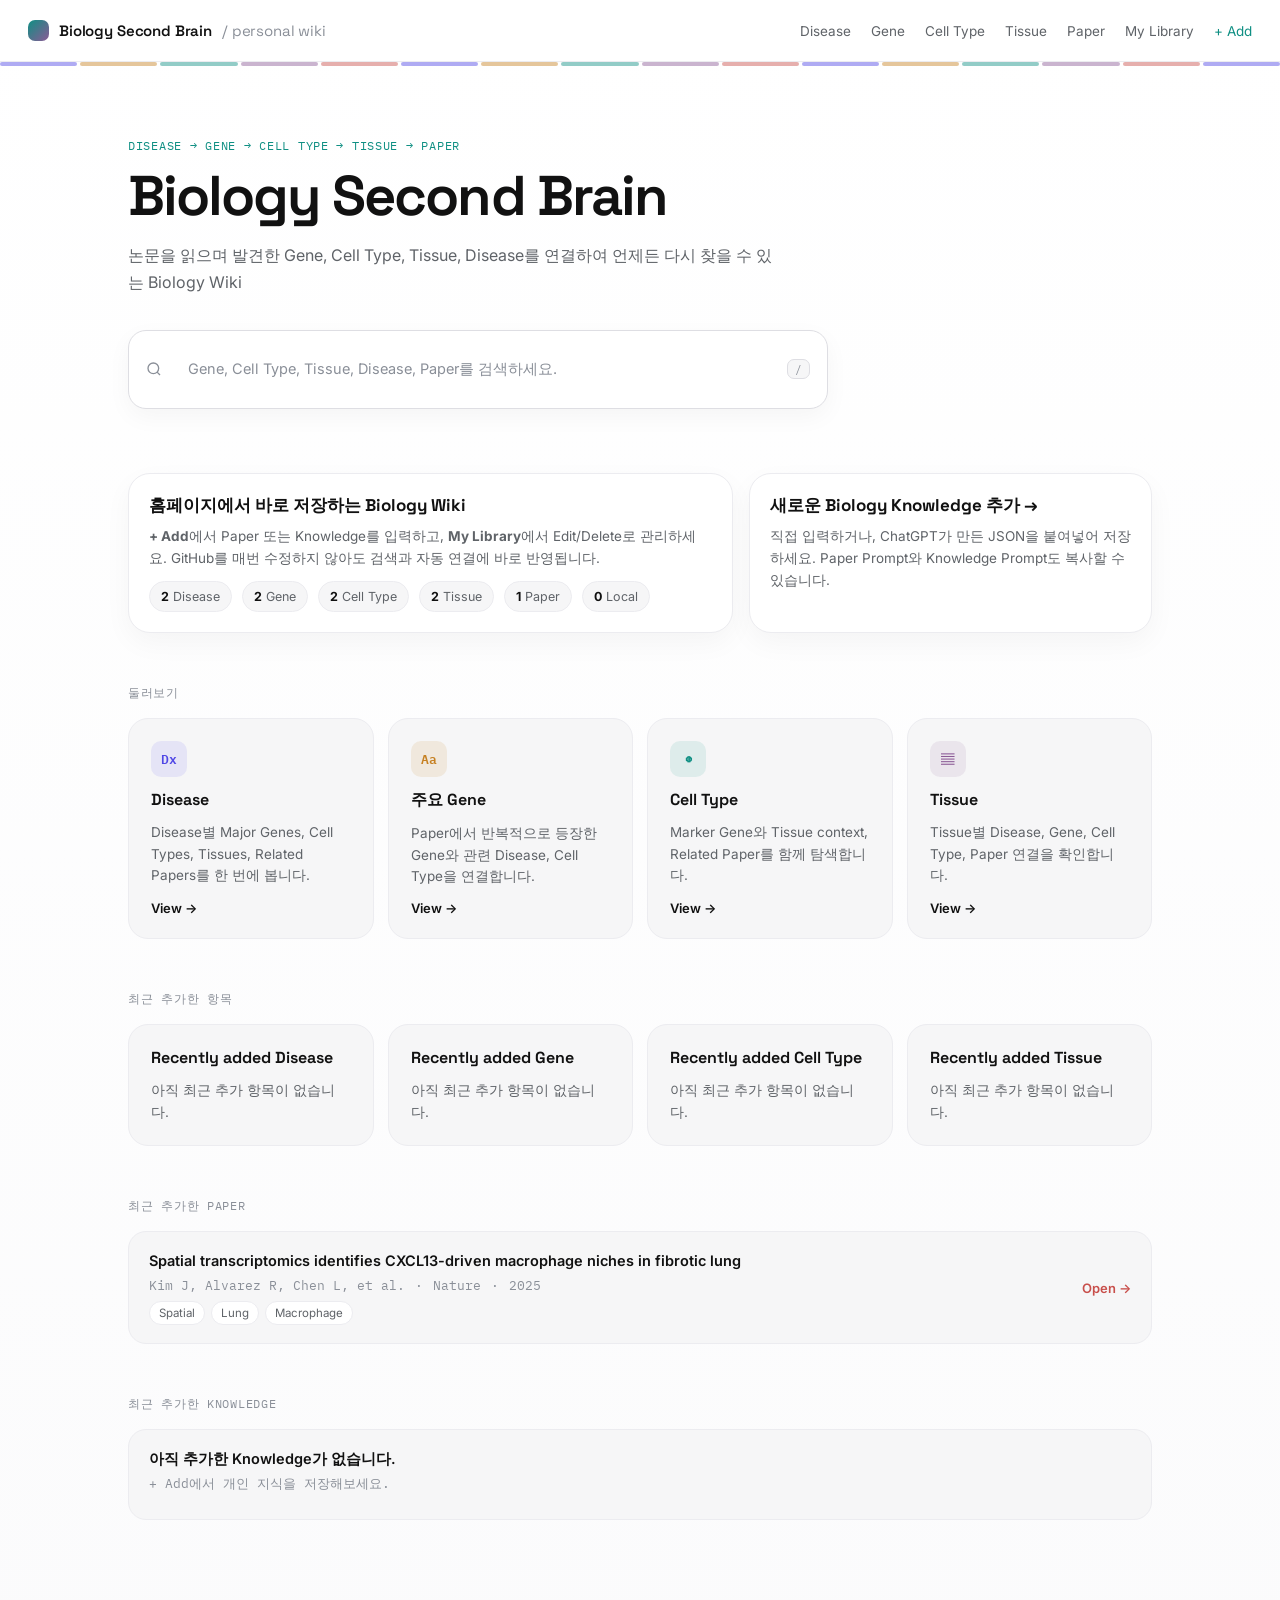
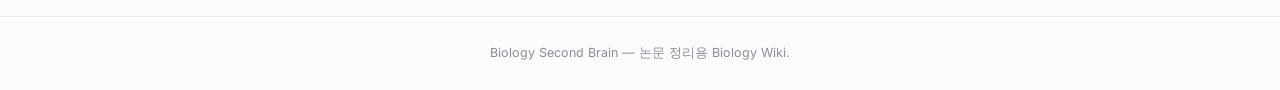
<file: index.html>
<!doctype html>
<html lang="ko">
<head>
<meta charset="UTF-8" />
<meta name="viewport" content="width=device-width, initial-scale=1" />
<title>Biology Second Brain</title>
<link rel="stylesheet" href="assets/style.css" />
</head>
<body>
<header class="topbar">
  <div class="brand"><span class="mark"></span> Biology Second Brain <span class="sub">/ personal wiki</span></div>
  <nav class="top-links">
    <a href="#diseases">Disease</a>
    <a href="#genes">Gene</a>
    <a href="#cells">Cell Type</a>
    <a href="#tissues">Tissue</a>
    <a href="#papers">Paper</a>
    <a href="pages/library.html">My Library</a>
    <a href="pages/add.html" style="color: var(--accent-cell);">+ Add</a>
  </nav>
</header>

<ul class="base-track"><span></span><span></span><span></span><span></span><span></span><span></span><span></span><span></span><span></span><span></span><span></span><span></span><span></span><span></span><span></span><span></span></ul>

<main class="shell">
  <section class="hero">
    <div class="hero-eyebrow">Disease → Gene → Cell Type → Tissue → Paper</div>
    <h1>Biology Second Brain</h1>
    <p>논문을 읽으며 발견한 Gene, Cell Type, Tissue, Disease를 연결하여 언제든 다시 찾을 수 있는 Biology Wiki</p>
    <div class="search-wrap">
      <div class="search-box">
        <svg width="16" height="16" viewBox="0 0 24 24" fill="none" stroke="currentColor" stroke-width="2"><circle cx="11" cy="11" r="8"/><path d="m21 21-4.3-4.3"/></svg>
        <input id="search-input" type="text" placeholder="Gene, Cell Type, Tissue, Disease, Paper를 검색하세요." autocomplete="off" />
        <span class="search-kbd">/</span>
      </div>
      <div id="search-results" class="search-results"></div>
    </div>
  </section>

  <div class="app-banner">
    <div class="mini-panel">
      <h3>홈페이지에서 바로 저장하는 Biology Wiki</h3>
      <p><b>+ Add</b>에서 Paper 또는 Knowledge를 입력하고, <b>My Library</b>에서 Edit/Delete로 관리하세요. GitHub를 매번 수정하지 않아도 검색과 자동 연결에 바로 반영됩니다.</p>
      <div class="count-row" id="count-row"></div>
    </div>
    <a class="mini-panel" href="pages/add.html">
      <h3>새로운 Biology Knowledge 추가 →</h3>
      <p>직접 입력하거나, ChatGPT가 만든 JSON을 붙여넣어 저장하세요. Paper Prompt와 Knowledge Prompt도 복사할 수 있습니다.</p>
    </a>
  </div>

  <div class="section-label">둘러보기</div>
  <div class="card-grid">
    <a class="cat-card disease" href="#diseases" id="diseases"><div class="icon">Dx</div><h3>Disease</h3><p>Disease별 Major Genes, Cell Types, Tissues, Related Papers를 한 번에 봅니다.</p><span class="go">View →</span></a>
    <a class="cat-card gene" href="#genes" id="genes"><div class="icon">Aa</div><h3>주요 Gene</h3><p>Paper에서 반복적으로 등장한 Gene와 관련 Disease, Cell Type을 연결합니다.</p><span class="go">View →</span></a>
    <a class="cat-card cell" href="#cells" id="cells"><div class="icon">◍</div><h3>Cell Type</h3><p>Marker Gene와 Tissue context, Related Paper를 함께 탐색합니다.</p><span class="go">View →</span></a>
    <a class="cat-card tissue" href="#tissues" id="tissues"><div class="icon">▤</div><h3>Tissue</h3><p>Tissue별 Disease, Gene, Cell Type, Paper 연결을 확인합니다.</p><span class="go">View →</span></a>
  </div>

  <div class="section-label">최근 추가한 항목</div>
  <div class="card-grid" id="quick-lists"></div>

  <div class="section-label" id="papers">최근 추가한 Paper</div>
  <div class="paper-list" id="paper-list"></div>

  <div class="section-label">최근 추가한 Knowledge</div>
  <div class="paper-list" id="knowledge-list"></div>
</main>

<footer>Biology Second Brain — 논문 정리용 Biology Wiki.</footer>
<script src="assets/data.js"></script>
<script src="assets/search.js"></script>
<script>
  const wiki = window.BiologyWiki;
  window.initWikiSearch({ inputId: "search-input", resultsId: "search-results" });
  const graph = wiki.buildKnowledgeGraph(window.WIKI_DATA);

  const counts = document.getElementById("count-row");
  const local = wiki.loadLocalData();
  counts.innerHTML = [
    ["Disease", graph.diseases.length], ["Gene", graph.genes.length], ["Cell Type", graph.cellTypes.length], ["Tissue", graph.tissues.length], ["Paper", graph.papers.length], ["Local", local.papers.length + local.knowledge.length]
  ].map(([label, count]) => `<span class="count-pill"><b>${count}</b> ${label}</span>`).join("");

const quick = document.getElementById("quick-lists");
const localData = wiki.loadLocalData();

function recentUnique(values, limit = 6) {
  const seen = new Set();
  return values
    .map((v) => String(v || "").trim())
    .filter(Boolean)
    .reverse()
    .filter((v) => {
      const key = v.toLowerCase();
      if (seen.has(key)) return false;
      seen.add(key);
      return true;
    })
    .slice(0, limit);
}

const recentPapers = (localData.papers || []).slice().reverse();

const recentEntities = {
  diseases: recentUnique(recentPapers.flatMap((p) => p.disease || p.diseases || [])),
  genes: recentUnique(recentPapers.flatMap((p) => p.genes || [])),
  cellTypes: recentUnique(recentPapers.flatMap((p) => p.cellTypes || [])),
  tissues: recentUnique(recentPapers.flatMap((p) => p.tissues || [])),
};

const recentCards = [
  ["Recently added Disease", recentEntities.diseases, "disease", "disease"],
  ["Recently added Gene", recentEntities.genes, "gene", "gene"],
  ["Recently added Cell Type", recentEntities.cellTypes, "cell", "cell_type"],
  ["Recently added Tissue", recentEntities.tissues, "tissue", "tissue"],
];

quick.innerHTML = recentCards.map(([title, items, cls, type]) => `
  <div class="cat-card ${cls}">
    <h3>${title}</h3>
    ${
      items.length
        ? `<div class="chip-row">${items.map((name) => `
          <a class="chip" href="${wiki.entityUrl({ type, id: wiki.slugify(name), displayName: name })}">
            <span class="dot ${type}"></span>${wiki.escapeHtml(name)}
          </a>
        `).join("")}</div>`
        : `<p>아직 최근 추가 항목이 없습니다.</p>`
    }
  </div>
`).join("");
  const list = document.getElementById("paper-list");
  graph.papers.slice().sort((a,b) => (b.year || 0) - (a.year || 0)).forEach((p) => {
    const el = document.createElement("a");
    el.className = "paper-card";
    el.href = wiki.entityUrl(p);
    el.innerHTML = `<div class="paper-main"><p class="paper-title">${wiki.escapeHtml(p.title)}</p><div class="paper-meta"><span>${wiki.escapeHtml(p.authors || "")}</span><span>·</span><span>${wiki.escapeHtml(p.journal || "")}</span><span>·</span><span>${wiki.escapeHtml(p.year || "")}</span></div><div class="tag-row">${(p.tags || []).map((t) => `<span class="tag">${wiki.escapeHtml(t)}</span>`).join("")}</div></div><span class="paper-open">Open →</span>`;
    list.appendChild(el);
  });

  const kList = document.getElementById("knowledge-list");
  if (!graph.knowledge.length) {
    kList.innerHTML = `<div class="paper-card"><div class="paper-main"><p class="paper-title">아직 추가한 Knowledge가 없습니다.</p><div class="paper-meta"><span>+ Add에서 개인 지식을 저장해보세요.</span></div></div></div>`;
  } else {
    graph.knowledge.slice().reverse().forEach((k) => {
      const el = document.createElement("a");
      el.className = "paper-card";
      el.href = wiki.entityUrl(k);
      el.innerHTML = `<div class="paper-main"><p class="paper-title">${wiki.escapeHtml(k.title)}</p><div class="paper-meta"><span>${wiki.escapeHtml(k.category || "Knowledge")}</span><span>·</span><span>${wiki.escapeHtml(k.source || "개인 메모")}</span></div><div class="tag-row">${(k.tags || []).map((t) => `<span class="tag">${wiki.escapeHtml(t)}</span>`).join("")}</div></div><span class="paper-open">Open →</span>`;
      kList.appendChild(el);
    });
  }
</script>
</body>
</html>
</file>
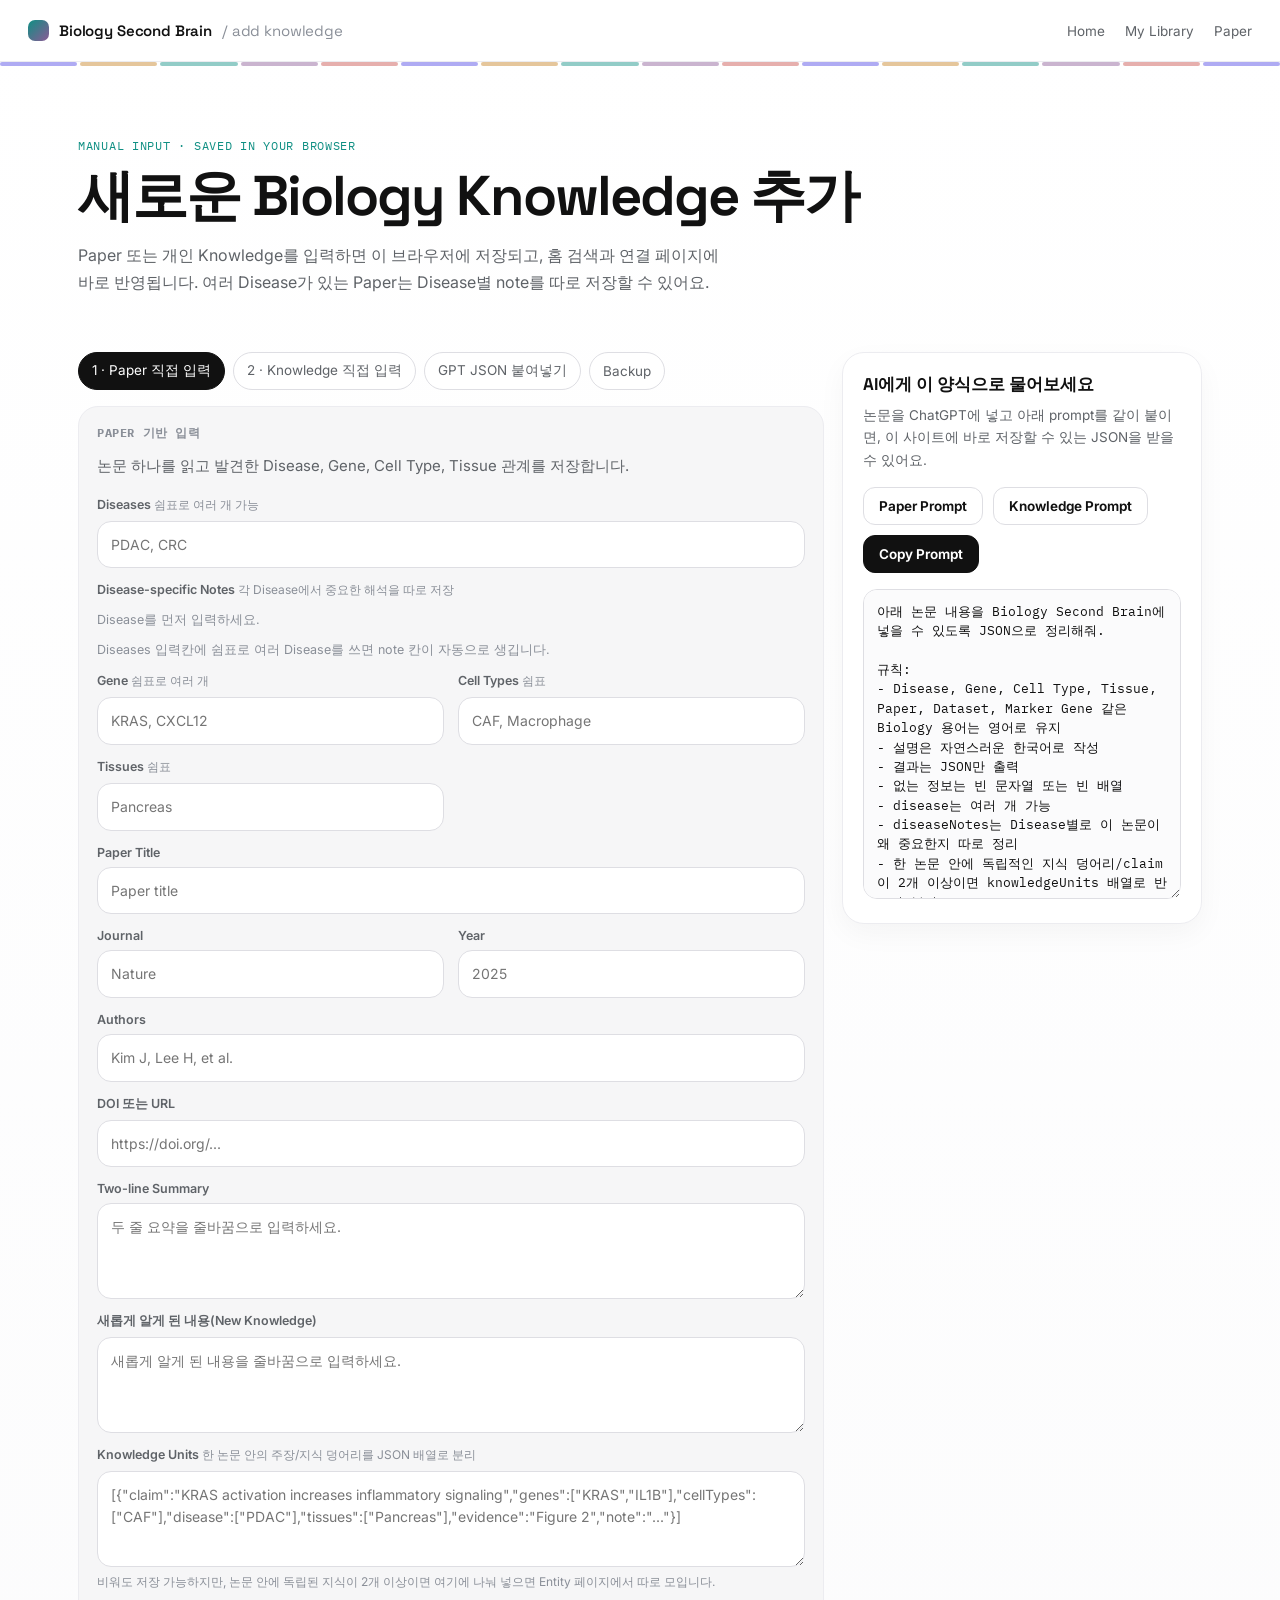
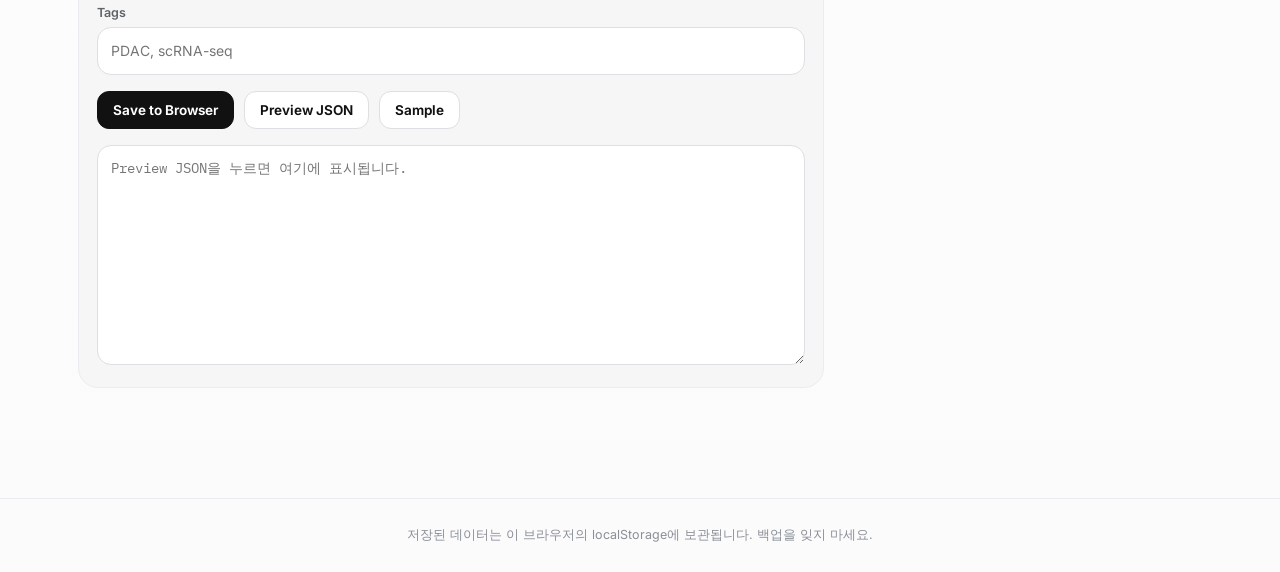
<file: pages/add.html>
<!doctype html>
<html lang="ko">
<head>
<meta charset="UTF-8" />
<meta name="viewport" content="width=device-width, initial-scale=1" />
<title>새로운 Biology Knowledge 추가 · Biology Second Brain</title>
<link rel="stylesheet" href="../assets/style.css" />
</head>
<body>
<header class="topbar">
  <div class="brand"><span class="mark"></span><a href="../index.html">Biology Second Brain</a><span class="sub">/ add knowledge</span></div>
  <nav class="top-links">
    <a href="../index.html">Home</a>
    <a href="library.html">My Library</a>
    <a href="../index.html#papers">Paper</a>
  </nav>
</header>
<ul class="base-track"><span></span><span></span><span></span><span></span><span></span><span></span><span></span><span></span><span></span><span></span><span></span><span></span><span></span><span></span><span></span><span></span></ul>

<main class="add-shell">
  <section class="hero" style="padding-bottom:22px;">
    <div class="hero-eyebrow" id="mode-label">Manual input · saved in your browser</div>
    <h1 id="page-title">새로운 Biology Knowledge 추가</h1>
    <p>Paper 또는 개인 Knowledge를 입력하면 이 브라우저에 저장되고, 홈 검색과 연결 페이지에 바로 반영됩니다. 여러 Disease가 있는 Paper는 Disease별 note를 따로 저장할 수 있어요.</p>
  </section>

  <div class="add-layout">
    <section>
      <div class="tabs">
        <button class="tab-btn active" data-tab="paper">1 · Paper 직접 입력</button>
        <button class="tab-btn" data-tab="knowledge">2 · Knowledge 직접 입력</button>
        <button class="tab-btn" data-tab="paste">GPT JSON 붙여넣기</button>
        <button class="tab-btn" data-tab="backup">Backup</button>
      </div>

      <div class="side-box tab-panel active" id="tab-paper">
        <h3>Paper 기반 입력</h3>
        <p class="detail-sub" style="margin-bottom:18px;">논문 하나를 읽고 발견한 Disease, Gene, Cell Type, Tissue 관계를 저장합니다.</p>
        <div class="form-grid">
          <div class="form-field full"><label>Diseases <small>쉼표로 여러 개 가능</small></label><input id="p-disease" placeholder="PDAC, CRC" /></div>
          <div class="form-field full"><label>Disease-specific Notes <small>각 Disease에서 중요한 해석을 따로 저장</small></label><div id="disease-note-fields" class="note-stack"></div><p class="field-help">Diseases 입력칸에 쉼표로 여러 Disease를 쓰면 note 칸이 자동으로 생깁니다.</p></div>
          <div class="form-field"><label>Gene <small>쉼표로 여러 개</small></label><input id="p-genes" placeholder="KRAS, CXCL12" /></div>
          <div class="form-field"><label>Cell Types <small>쉼표</small></label><input id="p-cellTypes" placeholder="CAF, Macrophage" /></div>
          <div class="form-field"><label>Tissues <small>쉼표</small></label><input id="p-tissues" placeholder="Pancreas" /></div>
          <div class="form-field full"><label>Paper Title</label><input id="p-title" placeholder="Paper title" /></div>
          <div class="form-field"><label>Journal</label><input id="p-journal" placeholder="Nature" /></div>
          <div class="form-field"><label>Year</label><input id="p-year" type="number" placeholder="2025" /></div>
          <div class="form-field full"><label>Authors</label><input id="p-authors" placeholder="Kim J, Lee H, et al." /></div>
          <div class="form-field full"><label>DOI 또는 URL</label><input id="p-doiOrUrl" placeholder="https://doi.org/..." /></div>
          <div class="form-field full"><label>Two-line Summary</label><textarea id="p-summary" placeholder="두 줄 요약을 줄바꿈으로 입력하세요."></textarea></div>
          <div class="form-field full"><label>새롭게 알게 된 내용(New Knowledge)</label><textarea id="p-newKnowledge" placeholder="새롭게 알게 된 내용을 줄바꿈으로 입력하세요."></textarea></div>
          <div class="form-field full"><label>Knowledge Units <small>한 논문 안의 주장/지식 덩어리를 JSON 배열로 분리</small></label><textarea id="p-knowledgeUnits" class="import-box" placeholder='[{"claim":"KRAS activation increases inflammatory signaling","genes":["KRAS","IL1B"],"cellTypes":["CAF"],"disease":["PDAC"],"tissues":["Pancreas"],"evidence":"Figure 2","note":"..."}]'></textarea><small>비워도 저장 가능하지만, 논문 안에 독립된 지식이 2개 이상이면 여기에 나눠 넣으면 Entity 페이지에서 따로 모입니다.</small></div>
          <div class="form-field full"><label>Tags</label><input id="p-tags" placeholder="PDAC, scRNA-seq" /></div>
        </div>
        <div class="action-row"><button class="btn" onclick="savePaperForm()" id="paper-save-btn">Save to Browser</button><button class="btn secondary" onclick="previewPaperForm()">Preview JSON</button><button class="btn secondary" onclick="samplePaper()">Sample</button><span class="status" id="paper-status"></span></div>
        <textarea id="paper-preview" class="json-output" readonly placeholder="Preview JSON을 누르면 여기에 표시됩니다."></textarea>
      </div>

      <div class="side-box tab-panel" id="tab-knowledge">
        <h3>Knowledge 기반 입력</h3>
        <p class="detail-sub" style="margin-bottom:18px;">논문이 아니어도, 실험 메모/랩미팅/리뷰 중 알게 된 Biology 지식을 저장합니다.</p>
        <div class="form-grid">
          <div class="form-field"><label>Category</label><select id="k-category"><option>Gene</option><option>Disease</option><option>Cell Type</option><option>Tissue</option><option>Note</option></select></div>
          <div class="form-field"><label>Title</label><input id="k-title" placeholder="CXCL12 axis in PDAC" /></div>
          <div class="form-field"><label>Related Disease</label><input id="k-diseases" placeholder="PDAC" /></div>
          <div class="form-field"><label>Related Genes</label><input id="k-genes" placeholder="CXCL12, CXCR4" /></div>
          <div class="form-field"><label>Related Cell Types</label><input id="k-cellTypes" placeholder="CAF, T cell" /></div>
          <div class="form-field"><label>Related Tissues</label><input id="k-tissues" placeholder="Pancreas" /></div>
          <div class="form-field full"><label>Knowledge</label><textarea id="k-knowledge" placeholder="줄바꿈으로 여러 개 입력할 수 있어요."></textarea></div>
          <div class="form-field full"><label>Source</label><input id="k-source" placeholder="랩미팅, 리뷰논문, 내 메모 등" /></div>
          <div class="form-field full"><label>Tags</label><input id="k-tags" placeholder="PDAC, immune exclusion" /></div>
        </div>
        <div class="action-row"><button class="btn" onclick="saveKnowledgeForm()" id="knowledge-save-btn">Save to Browser</button><button class="btn secondary" onclick="previewKnowledgeForm()">Preview JSON</button><button class="btn secondary" onclick="sampleKnowledge()">Sample</button><span class="status" id="knowledge-status"></span></div>
        <textarea id="knowledge-preview" class="json-output" readonly placeholder="Preview JSON을 누르면 여기에 표시됩니다."></textarea>
      </div>

      <div class="side-box tab-panel" id="tab-paste">
        <h3>GPT JSON 붙여넣기</h3>
        <p class="detail-sub" style="margin-bottom:18px;">ChatGPT가 정리한 JSON 하나 또는 배열을 붙여넣고 저장하세요. Paper와 Knowledge 둘 다 가능합니다.</p>
        <textarea id="paste-json" class="import-box" placeholder='{"type":"paper","disease":["PDAC","CRC"],"diseaseNotes":{"PDAC":["..."],"CRC":["..."]},...}'></textarea>
        <div class="action-row"><button class="btn secondary" onclick="validatePastedJSON()">Validate</button><button class="btn" onclick="savePastedJSON()">Save to Browser</button><span class="status" id="paste-status"></span></div>
        <ul class="validation-list" id="validation-list"></ul>
      </div>

      <div class="side-box tab-panel" id="tab-backup">
        <h3>Backup / Import / Export</h3>
        <p class="detail-sub" style="margin-bottom:18px;">localStorage는 현재 브라우저에만 저장됩니다. 주기적으로 백업 JSON을 저장해두는 것을 추천합니다.</p>
        <div class="action-row"><button class="btn" onclick="exportBackup()">Export Backup</button><button class="btn secondary" onclick="downloadBackup()">Download .json</button><button class="btn danger" onclick="clearLocalData()">Clear Local Data</button><span class="status" id="backup-status"></span></div>
        <textarea id="backup-box" class="json-output" placeholder="Export Backup을 누르면 현재 브라우저에 저장된 데이터가 표시됩니다."></textarea>
        <div class="action-row"><button class="btn secondary" onclick="importBackup()">Import from Box</button></div>
        <div id="local-list" class="local-list"></div>
      </div>
    </section>

    <aside class="help-card">
      <div class="mini-panel">
        <h3>AI에게 이 양식으로 물어보세요</h3>
        <p>논문을 ChatGPT에 넣고 아래 prompt를 같이 붙이면, 이 사이트에 바로 저장할 수 있는 JSON을 받을 수 있어요.</p>
        <div class="action-row"><button class="btn secondary" onclick="setPrompt('paper')">Paper Prompt</button><button class="btn secondary" onclick="setPrompt('knowledge')">Knowledge Prompt</button><button class="btn" onclick="copyPrompt()">Copy Prompt</button></div>
        <textarea id="prompt-box" class="prompt-box" readonly></textarea>
      </div>
    </aside>
  </div>
</main>

<footer>저장된 데이터는 이 브라우저의 localStorage에 보관됩니다. 백업을 잊지 마세요.</footer>
<script src="../assets/data.js"></script>
<script src="../assets/search.js"></script>
<script>
const $ = (id) => document.getElementById(id);
const wiki = window.BiologyWiki;
const params = new URLSearchParams(location.search);
let editType = params.get("type");
let editId = params.get("edit");

const PAPER_PROMPT = `아래 논문 내용을 Biology Second Brain에 넣을 수 있도록 JSON으로 정리해줘.

규칙:
- Disease, Gene, Cell Type, Tissue, Paper, Dataset, Marker Gene 같은 Biology 용어는 영어로 유지
- 설명은 자연스러운 한국어로 작성
- 결과는 JSON만 출력
- 없는 정보는 빈 문자열 또는 빈 배열
- disease는 여러 개 가능
- diseaseNotes는 Disease별로 이 논문이 왜 중요한지 따로 정리
- 한 논문 안에 독립적인 지식 덩어리/claim이 2개 이상이면 knowledgeUnits 배열로 반드시 분리
- 각 knowledgeUnit은 claim, disease, genes, cellTypes, tissues, evidence, note를 포함
- Disease/Gene/Cell Type/Tissue 이름은 표준명으로 통일. 예: Pancreatic ductal adenocarcinoma→PDAC, pancreatic cancer→PDAC, lung tissue→Lung, Treg→Regulatory T cell
- summary는 반드시 2줄 배열
- newKnowledge는 새롭게 알게 된 내용을 배열로 정리
- 아래 schema를 반드시 지킬 것

Schema:
{
  "type": "paper",
  "disease": [],
  "diseaseNotes": {
    "Disease name": [""]
  },
  "genes": [],
  "cellTypes": [],
  "tissues": [],
  "title": "",
  "journal": "",
  "year": 0,
  "authors": "",
  "doiOrUrl": "",
  "summary": ["", ""],
  "newKnowledge": [""],
  "knowledgeUnits": [
    {
      "claim": "",
      "disease": [],
      "genes": [],
      "cellTypes": [],
      "tissues": [],
      "evidence": "",
      "note": "",
      "tags": []
    }
  ],
  "tags": []
}

논문 내용:
`;

const KNOWLEDGE_PROMPT = `아래 내용을 Biology Second Brain에 넣을 수 있도록 JSON으로 정리해줘.

이건 논문이 아니라 개인 지식/메모/개념 정리야.

규칙:
- Disease, Gene, Cell Type, Tissue 같은 Biology 용어는 영어로 유지
- 설명은 자연스러운 한국어로 작성
- JSON만 출력
- 없는 정보는 빈 문자열 또는 빈 배열
- 아래 schema를 반드시 지킬 것

Schema:
{
  "type": "knowledge",
  "category": "Gene | Disease | Cell Type | Tissue | Note",
  "title": "",
  "relatedDiseases": [],
  "relatedGenes": [],
  "relatedCellTypes": [],
  "relatedTissues": [],
  "knowledge": ["", ""],
  "source": "",
  "tags": []
}

정리할 내용:
`;

function splitComma(id) { return $(id).value.split(",").map((x) => x.trim()).filter(Boolean); }
function parseKnowledgeUnitsBox() {
  const raw = $("p-knowledgeUnits").value.trim();
  if (!raw) return [];
  try {
    const parsed = JSON.parse(raw);
    return wiki.normalizeKnowledgeUnits(Array.isArray(parsed) ? parsed : [parsed]);
  } catch (e) {
    return { error: "Knowledge Units JSON 형식이 올바르지 않습니다: " + e.message };
  }
}
function splitLines(id) { return $(id).value.split("\n").map((x) => x.trim()).filter(Boolean); }
function nowId(prefix) { return `${prefix}-${Date.now().toString(36)}`; }
function normalizeDiseaseNotes(raw = {}) {
  const out = {};
  Object.keys(raw || {}).forEach((key) => {
    const value = raw[key];
    const lines = Array.isArray(value) ? value.filter(Boolean) : String(value || "").split("\n").map((x) => x.trim()).filter(Boolean);
    const canon = wiki.canonicalize("disease", key.trim());
    if (canon && lines.length) out[canon] = lines;
  });
  return out;
}
function normalizePaper(obj) {
  return {
    type: "paper",
    id: obj.id || nowId("paper"),
    disease: wiki.canonicalArray("disease", obj.disease || obj.diseases),
    diseaseNotes: normalizeDiseaseNotes(obj.diseaseNotes),
    genes: wiki.canonicalArray("gene", obj.genes),
    cellTypes: wiki.canonicalArray("cell_type", obj.cellTypes),
    tissues: wiki.canonicalArray("tissue", obj.tissues),
    title: String(obj.title || "Untitled Paper").trim(),
    journal: String(obj.journal || "").trim(),
    year: obj.year ? Number(obj.year) : "",
    authors: String(obj.authors || "").trim(),
    doiOrUrl: String(obj.doiOrUrl || obj.doi || obj.url || "").trim(),
    summary: Array.isArray(obj.summary) ? obj.summary.filter(Boolean) : wiki.asArray(obj.summary),
    newKnowledge: Array.isArray(obj.newKnowledge) ? obj.newKnowledge.filter(Boolean) : wiki.asArray(obj.newKnowledge),
    knowledgeUnits: obj.knowledgeUnits && obj.knowledgeUnits.error ? obj.knowledgeUnits : wiki.normalizeKnowledgeUnits(obj.knowledgeUnits || obj.claims || obj.findings),
    tags: wiki.unique(obj.tags),
  };
}
function normalizeKnowledge(obj) {
  return {
    type: "knowledge",
    id: obj.id || nowId("knowledge"),
    category: String(obj.category || "Note").trim(),
    title: String(obj.title || "Untitled Knowledge").trim(),
    relatedDiseases: wiki.canonicalArray("disease", obj.relatedDiseases || obj.disease || obj.diseases),
    relatedGenes: wiki.canonicalArray("gene", obj.relatedGenes || obj.genes),
    relatedCellTypes: wiki.canonicalArray("cell_type", obj.relatedCellTypes || obj.cellTypes),
    relatedTissues: wiki.canonicalArray("tissue", obj.relatedTissues || obj.tissues),
    knowledge: Array.isArray(obj.knowledge) ? obj.knowledge.filter(Boolean) : wiki.asArray(obj.knowledge),
    source: String(obj.source || "").trim(),
    tags: wiki.unique(obj.tags),
  };
}
function currentDiseaseNotes() {
  const notes = {};
  document.querySelectorAll(".disease-note").forEach((el) => {
    const key = el.dataset.disease;
    const value = el.querySelector("textarea").value.split("\n").map((x) => x.trim()).filter(Boolean);
    if (key && value.length) notes[key] = value;
  });
  return notes;
}
function renderDiseaseNoteFields(existing = {}) {
  const box = $("disease-note-fields");
  const diseases = splitComma("p-disease");
  const old = { ...currentDiseaseNotes(), ...existing };
  if (!diseases.length) { box.innerHTML = `<div class="empty-note">Disease를 먼저 입력하세요.</div>`; return; }
  box.innerHTML = diseases.map((d) => `<div class="disease-note" data-disease="${wiki.escapeHtml(d)}"><label>${wiki.escapeHtml(d)} note</label><textarea placeholder="${wiki.escapeHtml(d)}에서 이 Paper가 중요한 이유를 적어두세요.">${wiki.escapeHtml((old[d] || []).join("\n"))}</textarea></div>`).join("");
}
function paperFromForm() {
  return normalizePaper({
    id: editType === "paper" ? editId : undefined,
    disease: splitComma("p-disease"), diseaseNotes: currentDiseaseNotes(), genes: splitComma("p-genes"), cellTypes: splitComma("p-cellTypes"), tissues: splitComma("p-tissues"),
    title: $("p-title").value, journal: $("p-journal").value, year: $("p-year").value, authors: $("p-authors").value, doiOrUrl: $("p-doiOrUrl").value,
    summary: splitLines("p-summary"), newKnowledge: splitLines("p-newKnowledge"), knowledgeUnits: parseKnowledgeUnitsBox(), tags: splitComma("p-tags"),
  });
}
function knowledgeFromForm() {
  return normalizeKnowledge({
    id: editType === "knowledge" ? editId : undefined,
    category: $("k-category").value, title: $("k-title").value, relatedDiseases: splitComma("k-diseases"), relatedGenes: splitComma("k-genes"), relatedCellTypes: splitComma("k-cellTypes"), relatedTissues: splitComma("k-tissues"),
    knowledge: splitLines("k-knowledge"), source: $("k-source").value, tags: splitComma("k-tags"),
  });
}
function validateItem(item) {
  const errors = [];
  if (!item || typeof item !== "object") errors.push("JSON object가 아닙니다.");
  else if (item.type === "paper") {
    if (!item.title) errors.push("Paper title이 필요합니다.");
    if (!Array.isArray(item.genes)) errors.push("genes는 배열이어야 합니다.");
    if (!Array.isArray(item.cellTypes)) errors.push("cellTypes는 배열이어야 합니다.");
    if (!Array.isArray(item.tissues)) errors.push("tissues는 배열이어야 합니다.");
    if (!Array.isArray(item.disease)) errors.push("disease는 배열이어야 합니다.");
    if (item.knowledgeUnits && item.knowledgeUnits.error) errors.push(item.knowledgeUnits.error);
    if (item.summary && item.summary.length && item.summary.length !== 2) errors.push("summary는 가능하면 정확히 2줄 배열로 맞춰주세요.");
  } else if (item.type === "knowledge") {
    if (!item.title) errors.push("Knowledge title이 필요합니다.");
    if (!Array.isArray(item.knowledge)) errors.push("knowledge는 배열이어야 합니다.");
  } else errors.push("type은 paper 또는 knowledge여야 합니다.");
  return errors;
}
function saveItems(items) {
  items.forEach((raw) => {
    const item = raw.type === "knowledge" ? normalizeKnowledge(raw) : normalizePaper(raw);
    wiki.upsertLocalItem(item);
  });
  renderLocalList();
}
function previewPaperForm() { const obj = paperFromForm(); $("paper-preview").value = JSON.stringify(obj, null, 2); $("paper-status").textContent = "미리보기 생성 ✓"; }
function previewKnowledgeForm() { const obj = knowledgeFromForm(); $("knowledge-preview").value = JSON.stringify(obj, null, 2); $("knowledge-status").textContent = "미리보기 생성 ✓"; }
function savePaperForm() {
  const obj = paperFromForm();
  const errors = validateItem(obj);
  if (errors.length) { $("paper-status").textContent = errors[0]; return; }
  const dupes = wiki.duplicatePaperCandidates(obj);
  if (dupes.length && !confirm(`비슷한/중복 Paper가 ${dupes.length}개 있어요. 그래도 저장할까요?\n\n` + dupes.map((p) => `- ${p.title}`).join("\n"))) return;
  saveItems([obj]);
  $("paper-preview").value = JSON.stringify(obj, null, 2);
  $("paper-status").textContent = editId ? "수정 완료 ✓" : "저장 완료 ✓ 표준화/검색에 바로 반영됩니다.";
  editId = obj.id; editType = "paper";
}
function saveKnowledgeForm() { const obj = knowledgeFromForm(); const errors = validateItem(obj); if (errors.length) { $("knowledge-status").textContent = errors[0]; return; } saveItems([obj]); $("knowledge-preview").value = JSON.stringify(obj, null, 2); $("knowledge-status").textContent = editId ? "수정 완료 ✓" : "저장 완료 ✓ 홈 검색에 바로 반영됩니다."; editId = obj.id; editType = "knowledge"; }
function parsePasted() { const parsed = JSON.parse($("paste-json").value.trim()); return Array.isArray(parsed) ? parsed : [parsed]; }
function validatePastedJSON() {
  const list = $("validation-list"); list.innerHTML = "";
  try {
    const items = parsePasted(); let totalErrors = 0;
    items.forEach((raw, i) => {
      const item = raw.type === "knowledge" ? normalizeKnowledge(raw) : normalizePaper(raw);
      const errors = validateItem(item); totalErrors += errors.length;
      const li = document.createElement("li"); li.className = errors.length ? "bad" : "ok";
      li.textContent = errors.length ? `${i + 1}번: ${errors.join(" / ")}` : `${i + 1}번: 저장 가능한 ${item.type} JSON입니다.`;
      list.appendChild(li);
    });
    $("paste-status").textContent = totalErrors ? "수정이 필요합니다." : "검증 완료 ✓";
    return totalErrors === 0;
  } catch (e) { $("paste-status").textContent = "JSON 형식이 올바르지 않습니다."; list.innerHTML = `<li class="bad">${e.message}</li>`; return false; }
}
function savePastedJSON() { if (!validatePastedJSON()) return; const items = parsePasted(); saveItems(items); $("paste-status").textContent = `${items.length}개 저장 완료 ✓`; }
function exportBackup() { const local = wiki.loadLocalData(); $("backup-box").value = JSON.stringify(local, null, 2); $("backup-status").textContent = "Export 완료 ✓"; }
function downloadBackup() { exportBackup(); const blob = new Blob([$("backup-box").value], { type: "application/json" }); const url = URL.createObjectURL(blob); const a = document.createElement("a"); a.href = url; a.download = `biology-second-brain-backup-${new Date().toISOString().slice(0,10)}.json`; a.click(); URL.revokeObjectURL(url); }
function importBackup() { try { const parsed = JSON.parse($("backup-box").value.trim()); const local = { papers: Array.isArray(parsed.papers) ? parsed.papers.map(normalizePaper) : [], knowledge: Array.isArray(parsed.knowledge) ? parsed.knowledge.map(normalizeKnowledge) : [] }; wiki.saveLocalData(local); renderLocalList(); $("backup-status").textContent = "Import 완료 ✓"; } catch (e) { $("backup-status").textContent = "Import 실패: JSON 형식을 확인하세요."; } }
function clearLocalData() { if (!confirm("브라우저에 저장된 Paper/Knowledge를 모두 지울까요? 백업하지 않았다면 되돌릴 수 없습니다.")) return; wiki.saveLocalData({ papers: [], knowledge: [] }); renderLocalList(); exportBackup(); $("backup-status").textContent = "Local data 삭제 완료"; }
function renderLocalList() { const local = wiki.loadLocalData(); const box = $("local-list"); if (!box) return; const items = [...local.papers.map((p) => ["Paper", p.title, `${p.journal || ""} ${p.year || ""}`]), ...local.knowledge.map((k) => ["Knowledge", k.title, k.category || "Note"] )]; box.innerHTML = items.length ? items.slice().reverse().map(([type, title, meta]) => `<div class="local-item"><b>${wiki.escapeHtml(type)} · ${wiki.escapeHtml(title)}</b><span>${wiki.escapeHtml(meta)}</span></div>`).join("") : `<div class="local-item"><b>아직 저장된 local data가 없습니다.</b><span>Paper 또는 Knowledge를 저장하면 여기에 표시됩니다.</span></div>`; }
function setPrompt(type) { $("prompt-box").value = type === "knowledge" ? KNOWLEDGE_PROMPT : PAPER_PROMPT; }
function copyPrompt() { const box = $("prompt-box"); box.select(); document.execCommand("copy"); }
function samplePaper() { $("p-disease").value = "PDAC, CRC"; renderDiseaseNoteFields({ "PDAC": ["PDAC에서는 CAF-derived CXCL12가 immune exclusion과 연결됩니다."], "CRC": ["CRC에서는 CXCL12-CXCR4 axis를 metastasis context에서 확인할 수 있습니다."] }); $("p-genes").value = "KRAS, CXCL12"; $("p-cellTypes").value = "CAF, Macrophage"; $("p-tissues").value = "Pancreas, Colon"; $("p-title").value = "Stromal signaling shapes immune exclusion across gastrointestinal cancers"; $("p-journal").value = "Nature"; $("p-year").value = "2025"; $("p-authors").value = "Lee H, Kim J, et al."; $("p-doiOrUrl").value = "https://doi.org/example"; $("p-summary").value = "Tumor microenvironment에서 CAF-derived CXCL12 signal이 immune exclusion과 연결됩니다.\n여러 cancer context에서 stromal niche와 immune localization을 비교했습니다."; $("p-newKnowledge").value = "같은 CXCL12 signal도 Disease context별로 해석을 다르게 저장해야 합니다."; $("p-knowledgeUnits").value = JSON.stringify([{ claim: "CAF-derived CXCL12 is linked to immune exclusion in PDAC", disease: ["PDAC"], genes: ["CXCL12", "CXCR4"], cellTypes: ["CAF", "T cell"], tissues: ["Pancreas"], evidence: "Main result / spatial localization", note: "Disease-specific 해석이 필요한 claim" }], null, 2); $("p-tags").value = "PDAC, CRC, CAF, scRNA-seq"; previewPaperForm(); }
function sampleKnowledge() { $("k-category").value = "Gene"; $("k-title").value = "CXCL12 axis in PDAC"; $("k-diseases").value = "PDAC"; $("k-genes").value = "CXCL12, CXCR4"; $("k-cellTypes").value = "CAF, T cell"; $("k-tissues").value = "Pancreas"; $("k-knowledge").value = "CAF-derived CXCL12 may shape immune exclusion in PDAC.\nCXCR4-positive immune cells와 spatial distribution을 같이 확인하면 좋습니다."; $("k-source").value = "랩미팅 메모"; $("k-tags").value = "PDAC, immune exclusion"; previewKnowledgeForm(); }
function activateTab(tab) { document.querySelectorAll(".tab-btn").forEach((b) => b.classList.toggle("active", b.dataset.tab === tab)); document.querySelectorAll(".tab-panel").forEach((p) => p.classList.toggle("active", p.id === "tab-" + tab)); renderLocalList(); }
function loadEditItem() {
  if (!editId || !editType) return;
  const found = wiki.findLocalItem(editType, editId);
  if (!found.item) return;
  $("page-title").textContent = editType === "paper" ? "Paper 수정" : "Knowledge 수정";
  $("mode-label").textContent = "Edit local item";
  if (editType === "paper") {
    const p = normalizePaper(found.item); activateTab("paper"); $("paper-save-btn").textContent = "Update Paper"; $("p-disease").value = (p.disease || []).join(", "); renderDiseaseNoteFields(p.diseaseNotes || {}); $("p-genes").value = (p.genes || []).join(", "); $("p-cellTypes").value = (p.cellTypes || []).join(", "); $("p-tissues").value = (p.tissues || []).join(", "); $("p-title").value = p.title || ""; $("p-journal").value = p.journal || ""; $("p-year").value = p.year || ""; $("p-authors").value = p.authors || ""; $("p-doiOrUrl").value = p.doiOrUrl || ""; $("p-summary").value = (p.summary || []).join("\n"); $("p-newKnowledge").value = (p.newKnowledge || []).join("\n"); $("p-knowledgeUnits").value = (p.knowledgeUnits || []).length ? JSON.stringify(p.knowledgeUnits, null, 2) : ""; $("p-tags").value = (p.tags || []).join(", "); previewPaperForm();
  } else {
    const k = normalizeKnowledge(found.item); activateTab("knowledge"); $("knowledge-save-btn").textContent = "Update Knowledge"; $("k-category").value = k.category || "Note"; $("k-title").value = k.title || ""; $("k-diseases").value = (k.relatedDiseases || []).join(", "); $("k-genes").value = (k.relatedGenes || []).join(", "); $("k-cellTypes").value = (k.relatedCellTypes || []).join(", "); $("k-tissues").value = (k.relatedTissues || []).join(", "); $("k-knowledge").value = (k.knowledge || []).join("\n"); $("k-source").value = k.source || ""; $("k-tags").value = (k.tags || []).join(", "); previewKnowledgeForm();
  }
}
document.querySelectorAll(".tab-btn").forEach((btn) => btn.addEventListener("click", () => activateTab(btn.dataset.tab)));
$("p-disease").addEventListener("input", () => renderDiseaseNoteFields());
setPrompt("paper"); renderDiseaseNoteFields(); renderLocalList(); loadEditItem();
</script>
</body>
</html>
</file>
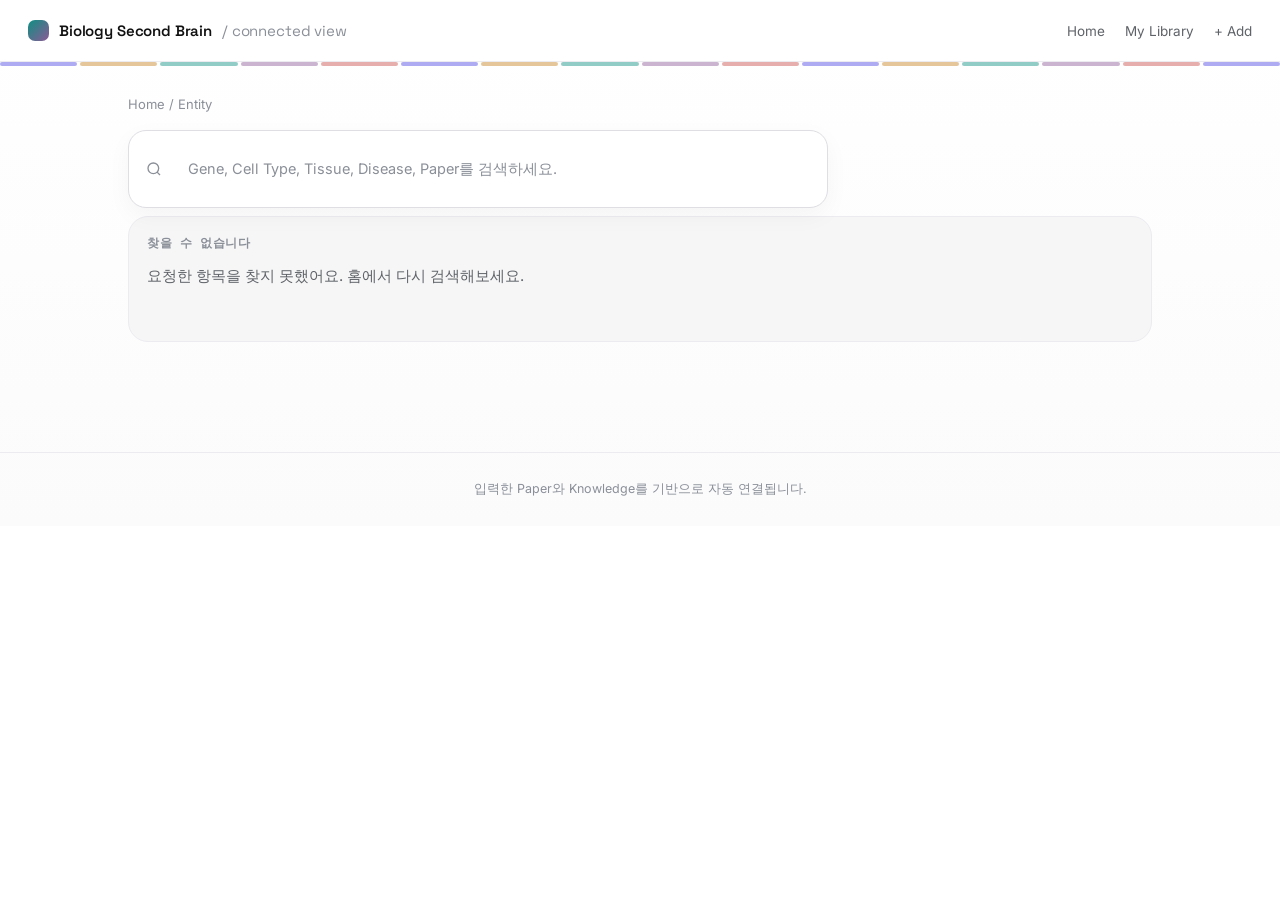
<file: pages/entity.html>
<!doctype html>
<html lang="ko">
<head>
<meta charset="UTF-8" />
<meta name="viewport" content="width=device-width, initial-scale=1" />
<title>Biology Second Brain · Entity</title>
<link rel="stylesheet" href="../assets/style.css" />
</head>
<body>
<header class="topbar">
  <div class="brand"><span class="mark"></span><a href="../index.html">Biology Second Brain</a><span class="sub">/ connected view</span></div>
  <nav class="top-links"><a href="../index.html">Home</a><a href="library.html">My Library</a><a href="add.html">+ Add</a></nav>
</header>
<ul class="base-track"><span></span><span></span><span></span><span></span><span></span><span></span><span></span><span></span><span></span><span></span><span></span><span></span><span></span><span></span><span></span><span></span></ul>
<main class="shell">
  <div class="crumb"><a href="../index.html">Home</a> / <span id="crumb-label">Entity</span></div>
  <div class="search-wrap" style="margin: 18px 0 8px;">
    <div class="search-box">
      <svg width="16" height="16" viewBox="0 0 24 24" fill="none" stroke="currentColor" stroke-width="2"><circle cx="11" cy="11" r="8"/><path d="m21 21-4.3-4.3"/></svg>
      <input id="search-input" type="text" placeholder="Gene, Cell Type, Tissue, Disease, Paper를 검색하세요." autocomplete="off" />
    </div>
    <div id="search-results" class="search-results"></div>
  </div>
  <div id="entity-root"></div>
</main>
<footer>입력한 Paper와 Knowledge를 기반으로 자동 연결됩니다.</footer>
<script src="../assets/data.js"></script>
<script src="../assets/search.js"></script>
<script>
const wiki = window.BiologyWiki;
window.initWikiSearch({ inputId: "search-input", resultsId: "search-results", basePath: "../" });
const graph = wiki.buildKnowledgeGraph(window.WIKI_DATA);
const params = new URLSearchParams(location.search);
const type = params.get("type") || "disease";
const id = params.get("id") || "";
const nameParam = params.get("name") || "";
const collections = { disease: graph.diseases, gene: graph.genes, cell_type: graph.cellTypes, tissue: graph.tissues, paper: graph.papers, knowledge: graph.knowledge };
let item = (collections[type] || []).find((x) => x.id === id) || (collections[type] || []).find((x) => wiki.slugify(x.displayName || x.title) === id);
if (!item && nameParam) item = { type, id: id || wiki.slugify(nameParam), displayName: nameParam, title: nameParam, label: wiki.TYPE_LABELS[type] || type, description: "" };
const root = document.getElementById("entity-root");
function dotType(t) { return t === "knowledge" ? "paper" : t; }
function chip(type, name) {
  if (!name) return "";
  const obj = { type, id: wiki.slugify(name), displayName: name };
  return `<a class="chip" href="${wiki.entityUrl(obj, "../")}"><span class="dot ${dotType(type)}"></span>${wiki.escapeHtml(name)}</a>`;
}
function section(title, html) {
  return `<div class="block"><h2>${title}</h2>${html || `<p style="color:var(--text-faint);">아직 연결된 항목이 없습니다.</p>`}</div>`;
}
function chipSection(title, type, values) {
  return section(title, values && values.length ? `<div class="chip-row">${values.map((v) => chip(type, v)).join("")}</div>` : "");
}
function paperCard(p) {
  const diseaseNote = item && item.type === "disease" ? wiki.diseaseSpecificNote(p, display) : [];
  const noteHtml = diseaseNote.length ? `<div class="disease-note-preview"><b>${wiki.escapeHtml(display)} note</b>${diseaseNote.map((n) => `<p>${wiki.escapeHtml(n)}</p>`).join("")}</div>` : "";
  return `<a class="paper-card" href="${wiki.entityUrl(p, "../")}"><div class="paper-main"><p class="paper-title">${wiki.escapeHtml(p.title)}</p><div class="paper-meta"><span>${wiki.escapeHtml(p.authors || "")}</span><span>·</span><span>${wiki.escapeHtml(p.journal || "")}</span><span>·</span><span>${wiki.escapeHtml(p.year || "")}</span></div>${noteHtml}<div class="tag-row">${(p.tags || []).map((t) => `<span class="tag">${wiki.escapeHtml(t)}</span>`).join("")}</div></div><span class="paper-open">Open →</span></a>`;
}
function knowledgeCard(k) {
  return `<a class="paper-card" href="${wiki.entityUrl(k, "../")}"><div class="paper-main"><p class="paper-title">${wiki.escapeHtml(k.title)}</p><div class="paper-meta"><span>${wiki.escapeHtml(k.category || "Knowledge")}</span><span>·</span><span>${wiki.escapeHtml(k.source || "개인 메모")}</span></div><div class="tag-row">${(k.tags || []).map((t) => `<span class="tag">${wiki.escapeHtml(t)}</span>`).join("")}</div></div><span class="paper-open">Open →</span></a>`;
}
function unitCard(u) {
  const p = u.paper;
  const links = [
    ...(u.disease || []).map((x) => chip("disease", x)),
    ...(u.genes || []).map((x) => chip("gene", x)),
    ...(u.cellTypes || []).map((x) => chip("cell_type", x)),
    ...(u.tissues || []).map((x) => chip("tissue", x)),
  ].join("");
  return `<div class="knowledge-unit-card">
    <div class="unit-title">${wiki.escapeHtml(u.claim || u.title)}</div>
    ${u.evidence ? `<div class="unit-evidence">Evidence · ${wiki.escapeHtml(u.evidence)}</div>` : ""}
    ${u.note ? `<p>${wiki.escapeHtml(u.note)}</p>` : ""}
    ${links ? `<div class="chip-row">${links}</div>` : ""}
    ${p ? `<a class="unit-paper" href="${wiki.entityUrl(p, "../")}">from ${wiki.escapeHtml(p.title)}</a>` : ""}
  </div>`;
}
function coOccurrenceSection(title, values, type) {
  const counted = values.reduce((acc, v) => { const key = wiki.norm(v); if (!key) return acc; acc[key] = acc[key] || { name: v, count: 0 }; acc[key].count += 1; return acc; }, {});
  const sorted = Object.values(counted).sort((a,b) => b.count - a.count).slice(0, 12);
  return section(title, sorted.length ? `<div class="chip-row">${sorted.map((x) => `${chip(type, x.name)}<span class="tag">${x.count}</span>`).join("")}</div>` : "");
}
function deleteCurrentItem() {
  if (!item || item.source !== "local") return;
  if (!confirm(`삭제할까요?\n\n${display}\n\n이 브라우저의 localStorage에서 삭제됩니다.`)) return;
  wiki.deleteLocalItem(item.type, item.id);
  location.href = "library.html";
}
function listSection(title, items, renderer) {
  return section(title, items && items.length ? `<div class="paper-list">${items.map(renderer).join("")}</div>` : "");
}
if (!item) {
  root.innerHTML = `<div class="side-box"><h3>찾을 수 없습니다</h3><p class="detail-sub">요청한 항목을 찾지 못했어요. 홈에서 다시 검색해보세요.</p></div>`;
} else {
  document.title = `${item.displayName || item.title} · Biology Second Brain`;
  document.getElementById("crumb-label").textContent = item.displayName || item.title;
  const related = wiki.relatedFor(item, graph);
  const units = wiki.knowledgeUnitsFor(item, graph);
  const display = item.displayName || item.title;
  let body = "";
  let side = "";
  if (item.type === "paper") {
    body += section("Two-line Summary", (item.summary || []).map((s) => `<p style="margin-bottom:8px;">${wiki.escapeHtml(s)}</p>`).join(""));
    body += section("새롭게 알게 된 내용(New Knowledge)", (item.newKnowledge || []).map((s) => `<p style="margin-bottom:8px;">${wiki.escapeHtml(s)}</p>`).join(""));
    body += listSection("Knowledge Units", units, unitCard);
    const dn = item.diseaseNotes || {};
    const dnHtml = Object.keys(dn).length ? Object.keys(dn).map((d) => `<div class="disease-note-preview"><b>${wiki.escapeHtml(d)}</b>${wiki.asArray(dn[d]).map((n) => `<p>${wiki.escapeHtml(n)}</p>`).join("")}</div>`).join("") : "";
    body += section("Disease-specific Notes", dnHtml);
    body += chipSection("Disease", "disease", item.disease || []);
    body += chipSection("Genes", "gene", item.genes || []);
    body += chipSection("Cell Types", "cell_type", item.cellTypes || []);
    body += chipSection("Tissues", "tissue", item.tissues || []);
    side += `<div class="side-box"><h3>Paper Info</h3><div class="row"><span>Journal</span><span>${wiki.escapeHtml(item.journal || "—")}</span></div><div class="row"><span>Year</span><span>${wiki.escapeHtml(item.year || "—")}</span></div><div class="row"><span>DOI/URL</span><span>${item.doiOrUrl ? `<a href="${wiki.escapeHtml(item.doiOrUrl)}" target="_blank">Open</a>` : "—"}</span></div></div>`;
  } else if (item.type === "knowledge") {
    body += section("Knowledge", (item.knowledge || []).map((s) => `<p style="margin-bottom:8px;">${wiki.escapeHtml(s)}</p>`).join(""));
    body += chipSection("Related Disease", "disease", item.relatedDiseases || []);
    body += chipSection("Related Genes", "gene", item.relatedGenes || []);
    body += chipSection("Related Cell Types", "cell_type", item.relatedCellTypes || []);
    body += chipSection("Related Tissues", "tissue", item.relatedTissues || []);
    side += `<div class="side-box"><h3>Knowledge Info</h3><div class="row"><span>Category</span><span>${wiki.escapeHtml(item.category || "Note")}</span></div><div class="row"><span>Source</span><span>${wiki.escapeHtml(item.source || "—")}</span></div></div>`;
  } else if (item.type === "disease") {
    body += section("Overview", `<p>${wiki.escapeHtml(item.description || `${display}와 연결된 Paper/Knowledge를 모아 보여줍니다.`)}</p>`);
    body += listSection("Claim / Knowledge Units", units, unitCard);
    body += chipSection("Major Genes", "gene", related.genes);
    body += chipSection("Cell Types", "cell_type", related.cellTypes);
    body += chipSection("Tissues", "tissue", related.tissues);
    body += listSection("Related Papers", related.papers, paperCard);
    body += listSection("Related Knowledge", related.knowledge, knowledgeCard);
  } else if (item.type === "gene") {
    body += section("Overview", `<p>${wiki.escapeHtml(item.description || `${display}와 연결된 Disease, Cell Type, Tissue, Paper를 모아 보여줍니다.`)}</p>`);
    body += listSection("Claim / Knowledge Units", units, unitCard);
    body += chipSection("Related Disease", "disease", related.diseases);
    body += chipSection("Related Cell Types", "cell_type", related.cellTypes);
    body += chipSection("Related Tissues", "tissue", related.tissues);
    body += listSection("Related Papers", related.papers, paperCard);
    body += listSection("Related Knowledge", related.knowledge, knowledgeCard);
  } else if (item.type === "cell_type") {
    body += section("Overview", `<p>${wiki.escapeHtml(item.description || `${display}와 연결된 Disease, Gene, Tissue, Paper를 모아 보여줍니다.`)}</p>`);
    body += listSection("Claim / Knowledge Units", units, unitCard);
    body += chipSection("Related Disease", "disease", related.diseases);
    body += chipSection("Related Genes", "gene", related.genes);
    body += chipSection("Related Tissues", "tissue", related.tissues);
    body += listSection("Related Papers", related.papers, paperCard);
    body += listSection("Related Knowledge", related.knowledge, knowledgeCard);
  } else if (item.type === "tissue") {
    body += section("Overview", `<p>${wiki.escapeHtml(item.description || `${display}와 연결된 Disease, Gene, Cell Type, Paper를 모아 보여줍니다.`)}</p>`);
    body += listSection("Claim / Knowledge Units", units, unitCard);
    body += chipSection("Related Disease", "disease", related.diseases);
    body += chipSection("Related Genes", "gene", related.genes);
    body += chipSection("Cell Types", "cell_type", related.cellTypes);
    body += listSection("Related Papers", related.papers, paperCard);
    body += listSection("Related Knowledge", related.knowledge, knowledgeCard);
  }
  const tags = (item.tags || []).map((t) => `<span class="tag">${wiki.escapeHtml(t)}</span>`).join("");
  if (item.source === "local") side += `<div class="side-box"><h3>Manage</h3><div class="action-row" style="margin:0;"><a class="btn secondary" href="add.html?type=${encodeURIComponent(item.type)}&edit=${encodeURIComponent(item.id)}">Edit</a><button class="btn danger" onclick="deleteCurrentItem()">Delete</button></div></div>`;
  side += `<div class="side-box"><h3>Quick facts</h3><div class="row"><span>Papers</span><span>${related.papers.length}</span></div><div class="row"><span>Knowledge</span><span>${related.knowledge.length}</span></div><div class="row"><span>Knowledge Units</span><span>${units.length}</span></div></div>`;
  if (tags) side += `<div class="side-box"><h3>Tags</h3><div class="tag-row">${tags}</div></div>`;
  root.innerHTML = `
    <div class="detail-head"><span class="dot ${dotType(item.type)}" style="width:11px;height:11px;"></span><h1 style="font-family: var(--font-display); font-size: 28px; line-height:1.25;">${wiki.escapeHtml(display)}</h1></div>
    <p class="detail-sub">${wiki.escapeHtml(item.label || wiki.TYPE_LABELS[item.type] || "Entity")}${item.fullName ? " · " + wiki.escapeHtml(item.fullName) : ""}</p>
    <div class="detail-grid"><div>${body}</div><aside>${side}</aside></div>`;
}
</script>
</body>
</html>
</file>
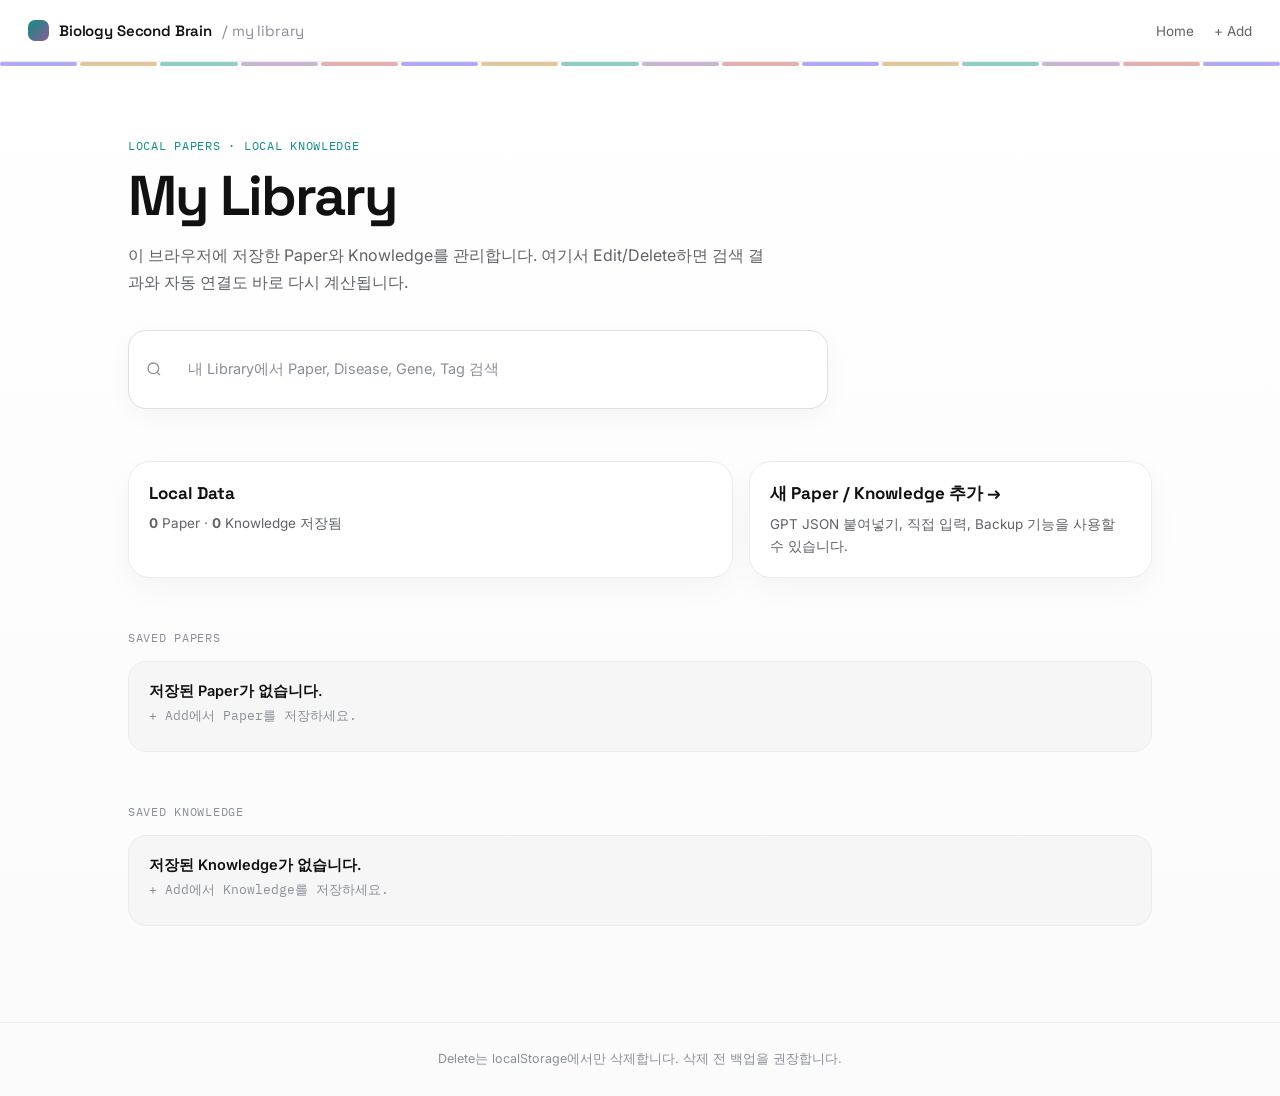
<file: pages/library.html>
<!doctype html>
<html lang="ko">
<head>
<meta charset="UTF-8" />
<meta name="viewport" content="width=device-width, initial-scale=1" />
<title>My Library · Biology Second Brain</title>
<link rel="stylesheet" href="../assets/style.css" />
</head>
<body>
<header class="topbar">
  <div class="brand"><span class="mark"></span><a href="../index.html">Biology Second Brain</a><span class="sub">/ my library</span></div>
  <nav class="top-links">
    <a href="../index.html">Home</a>
    <a href="add.html">+ Add</a>
  </nav>
</header>
<ul class="base-track"><span></span><span></span><span></span><span></span><span></span><span></span><span></span><span></span><span></span><span></span><span></span><span></span><span></span><span></span><span></span><span></span></ul>
<main class="shell">
  <section class="hero" style="padding-bottom:26px;">
    <div class="hero-eyebrow">Local papers · local knowledge</div>
    <h1>My Library</h1>
    <p>이 브라우저에 저장한 Paper와 Knowledge를 관리합니다. 여기서 Edit/Delete하면 검색 결과와 자동 연결도 바로 다시 계산됩니다.</p>
    <div class="search-wrap">
      <div class="search-box">
        <svg width="16" height="16" viewBox="0 0 24 24" fill="none" stroke="currentColor" stroke-width="2"><circle cx="11" cy="11" r="8"/><path d="m21 21-4.3-4.3"/></svg>
        <input id="library-filter" type="text" placeholder="내 Library에서 Paper, Disease, Gene, Tag 검색" autocomplete="off" />
      </div>
    </div>
  </section>

  <div class="app-banner">
    <div class="mini-panel"><h3>Local Data</h3><p id="library-counts">불러오는 중...</p></div>
    <a class="mini-panel" href="add.html"><h3>새 Paper / Knowledge 추가 →</h3><p>GPT JSON 붙여넣기, 직접 입력, Backup 기능을 사용할 수 있습니다.</p></a>
  </div>

  <div class="section-label">Saved Papers</div>
  <div class="paper-list" id="paper-list"></div>

  <div class="section-label">Saved Knowledge</div>
  <div class="paper-list" id="knowledge-list"></div>
</main>
<footer>Delete는 localStorage에서만 삭제합니다. 삭제 전 백업을 권장합니다.</footer>
<script src="../assets/data.js"></script>
<script src="../assets/search.js"></script>
<script>
const wiki = window.BiologyWiki;
const $ = (id) => document.getElementById(id);
let local = wiki.loadLocalData();
function textFor(item) {
  return [item.title, item.category, item.journal, item.year, item.authors, item.source, ...(item.disease || []), ...(item.genes || []), ...(item.cellTypes || []), ...(item.tissues || []), ...(item.relatedDiseases || []), ...(item.relatedGenes || []), ...(item.relatedCellTypes || []), ...(item.relatedTissues || []), ...(item.tags || []), ...Object.values(item.diseaseNotes || {}).flat()].join(" ").toLowerCase();
}
function meta(items) { return items && items.length ? items.map((x) => `<span class="tag">${wiki.escapeHtml(x)}</span>`).join("") : ""; }
function deleteItem(type, id, title) {
  if (!confirm(`삭제할까요?\n\n${title}\n\n이 작업은 이 브라우저의 localStorage에서만 삭제되며 되돌릴 수 없습니다.`)) return;
  wiki.deleteLocalItem(type, id);
  local = wiki.loadLocalData();
  render();
}
function paperCard(p) {
  const item = wiki.normalizePaper(p);
  return `<div class="paper-card manage-card">
    <div class="paper-main">
      <p class="paper-title">${wiki.escapeHtml(item.title)}</p>
      <div class="paper-meta"><span>${wiki.escapeHtml(item.journal || "Journal 없음")}</span><span>·</span><span>${wiki.escapeHtml(item.year || "Year 없음")}</span><span>·</span><span>${wiki.escapeHtml((item.disease || []).join(", "))}</span></div>
      <div class="tag-row">${meta(item.tags)}${meta(item.genes)}${meta(item.cellTypes)}</div>
    </div>
    <div class="manage-actions">
      <a class="btn secondary" href="${wiki.entityUrl(item, "../")}">Open</a>
      <a class="btn secondary" href="add.html?type=paper&edit=${encodeURIComponent(item.id)}">Edit</a>
      <button class="btn danger" onclick="deleteItem('paper','${wiki.escapeHtml(item.id)}','${wiki.escapeHtml(item.title)}')">Delete</button>
    </div>
  </div>`;
}
function knowledgeCard(k) {
  const item = wiki.normalizeKnowledge(k);
  return `<div class="paper-card manage-card">
    <div class="paper-main">
      <p class="paper-title">${wiki.escapeHtml(item.title)}</p>
      <div class="paper-meta"><span>${wiki.escapeHtml(item.category || "Knowledge")}</span><span>·</span><span>${wiki.escapeHtml(item.source || "개인 메모")}</span></div>
      <div class="tag-row">${meta(item.tags)}${meta(item.relatedDiseases)}${meta(item.relatedGenes)}</div>
    </div>
    <div class="manage-actions">
      <a class="btn secondary" href="${wiki.entityUrl(item, "../")}">Open</a>
      <a class="btn secondary" href="add.html?type=knowledge&edit=${encodeURIComponent(item.id)}">Edit</a>
      <button class="btn danger" onclick="deleteItem('knowledge','${wiki.escapeHtml(item.id)}','${wiki.escapeHtml(item.title)}')">Delete</button>
    </div>
  </div>`;
}
function render() {
  const q = $("library-filter").value.trim().toLowerCase();
  const papers = (local.papers || []).filter((p) => !q || textFor(p).includes(q));
  const knowledge = (local.knowledge || []).filter((k) => !q || textFor(k).includes(q));
  $("library-counts").innerHTML = `<b>${local.papers.length}</b> Paper · <b>${local.knowledge.length}</b> Knowledge 저장됨`;
  $("paper-list").innerHTML = papers.length ? papers.slice().reverse().map(paperCard).join("") : `<div class="paper-card"><div class="paper-main"><p class="paper-title">저장된 Paper가 없습니다.</p><div class="paper-meta"><span>+ Add에서 Paper를 저장하세요.</span></div></div></div>`;
  $("knowledge-list").innerHTML = knowledge.length ? knowledge.slice().reverse().map(knowledgeCard).join("") : `<div class="paper-card"><div class="paper-main"><p class="paper-title">저장된 Knowledge가 없습니다.</p><div class="paper-meta"><span>+ Add에서 Knowledge를 저장하세요.</span></div></div></div>`;
}
$("library-filter").addEventListener("input", render);
render();
</script>
</body>
</html>
</file>
<file: assets/style.css>
@import url('https://fonts.googleapis.com/css2?family=Space+Grotesk:wght@500;600;700&family=Inter:wght@400;500;600&family=IBM+Plex+Mono:wght@400;500&display=swap');

:root {
  --bg: #ffffff;
  --surface: #f6f6f7;
  --surface-hover: #eeeeef;
  --border: #dedee3;
  --border-soft: #ececf0;
  --text: #111111;
  --text-muted: #5f6368;
  --text-faint: #8a8f98;
  --accent-disease: #4f46e5;
  --accent-gene: #c68022;
  --accent-cell: #0f8f83;
  --accent-tissue: #8b5a96;
  --accent-paper: #c84f4b;
  --radius: 14px;
  --font-display: 'Space Grotesk', sans-serif;
  --font-body: 'Inter', sans-serif;
  --font-mono: 'IBM Plex Mono', monospace;
}

* { box-sizing: border-box; }
html, body { margin: 0; padding: 0; background: var(--bg); color: var(--text); font-family: var(--font-body); -webkit-font-smoothing: antialiased; }
body { background-image: linear-gradient(180deg, #fff 0%, #fbfbfc 100%); }
a { color: inherit; text-decoration: none; }

.base-track { display: flex; gap: 3px; height: 4px; margin: 0; padding: 0; list-style: none; }
.base-track span { flex: 1; border-radius: 2px; opacity: .45; }
.base-track span:nth-child(5n+1) { background: var(--accent-disease); }
.base-track span:nth-child(5n+2) { background: var(--accent-gene); }
.base-track span:nth-child(5n+3) { background: var(--accent-cell); }
.base-track span:nth-child(5n+4) { background: var(--accent-tissue); }
.base-track span:nth-child(5n+5) { background: var(--accent-paper); }

.shell { max-width: 1080px; margin: 0 auto; padding: 0 28px 96px; }
.topbar { display: flex; align-items: center; justify-content: space-between; padding: 20px 28px; border-bottom: 1px solid var(--border-soft); position: sticky; top: 0; background: rgba(255,255,255,.88); backdrop-filter: blur(14px); z-index: 20; }
.brand { display: flex; align-items: center; gap: 10px; font-family: var(--font-display); font-weight: 600; font-size: 15px; letter-spacing: -.01em; }
.brand .mark { width: 21px; height: 21px; border-radius: 7px; background: linear-gradient(135deg, var(--accent-cell), var(--accent-tissue)); flex-shrink: 0; }
.brand .sub { color: var(--text-faint); font-weight: 400; }
.top-links { display: flex; gap: 20px; font-size: 13.5px; color: var(--text-muted); align-items: center; }
.top-links a:hover { color: var(--text); }

.hero { padding: 72px 0 38px; }
.hero-eyebrow { font-family: var(--font-mono); font-size: 12px; color: var(--accent-cell); letter-spacing: .06em; text-transform: uppercase; margin-bottom: 14px; }
.hero h1 { font-family: var(--font-display); font-size: clamp(34px, 5vw, 56px); font-weight: 650; line-height: 1.05; margin: 0 0 16px; letter-spacing: -.035em; }
.hero p { color: var(--text-muted); font-size: 16px; max-width: 650px; margin: 0 0 34px; line-height: 1.7; }

.search-wrap { position: relative; max-width: 700px; }
.search-box { display: flex; align-items: center; gap: 12px; background: var(--bg); border: 1px solid var(--border); border-radius: 18px; padding: 15px 17px; transition: border-color .15s ease, box-shadow .15s ease; box-shadow: 0 8px 24px rgba(0,0,0,.04); }
.search-box:focus-within { border-color: #b8bbc2; box-shadow: 0 10px 30px rgba(0,0,0,.07); }
.search-box svg { flex-shrink: 0; color: var(--text-faint); }
.search-box input { flex: 1; background: none; border: none; outline: none; color: var(--text); font-family: var(--font-body); font-size: 14.5px; }
.search-box input::placeholder { color: var(--text-faint); }
.search-kbd { font-family: var(--font-mono); font-size: 11px; color: var(--text-faint); border: 1px solid var(--border); border-radius: 7px; padding: 2px 7px; background: var(--surface); }
.search-results { position: absolute; top: calc(100% + 10px); left: 0; right: 0; background: #fff; border: 1px solid var(--border); border-radius: 18px; overflow: hidden; z-index: 30; display: none; box-shadow: 0 18px 44px rgba(0,0,0,.12); }
.search-results.open { display: block; }
.search-result { display: flex; align-items: center; gap: 10px; padding: 13px 16px; border-bottom: 1px solid var(--border-soft); font-size: 13.5px; }
.search-result:last-child { border-bottom: none; }
.search-result:hover { background: var(--surface); }
.search-result .label { font-family: var(--font-mono); font-size: 11px; color: var(--text-faint); min-width: 62px; }
.search-result .name { font-weight: 600; }
.search-result .desc { color: var(--text-faint); font-size: 12.5px; margin-left: auto; max-width: 42%; text-align: right; overflow: hidden; text-overflow: ellipsis; white-space: nowrap; }
.search-empty { padding: 16px; color: var(--text-faint); font-size: 13px; }

.dot { width: 8px; height: 8px; border-radius: 50%; flex-shrink: 0; }
.dot.disease { background: var(--accent-disease); }
.dot.gene { background: var(--accent-gene); }
.dot.cell_type { background: var(--accent-cell); }
.dot.tissue { background: var(--accent-tissue); }
.dot.paper { background: var(--accent-paper); }

.section-label { font-family: var(--font-mono); font-size: 12px; color: var(--text-faint); text-transform: uppercase; letter-spacing: .06em; margin: 52px 0 16px; }
.card-grid { display: grid; grid-template-columns: repeat(4, 1fr); gap: 14px; }
@media (max-width: 880px) { .card-grid { grid-template-columns: repeat(2, 1fr); } }
@media (max-width: 560px) { .card-grid { grid-template-columns: 1fr; } .topbar { align-items:flex-start; gap:16px; flex-direction:column; } .top-links { flex-wrap:wrap; } }
.cat-card { background: var(--surface); border: 1px solid var(--border-soft); border-radius: 20px; padding: 22px; display: flex; flex-direction: column; gap: 12px; transition: border-color .15s ease, transform .15s ease, background .15s ease; }
.cat-card:hover { border-color: var(--border); transform: translateY(-2px); background: #fff; }
.cat-card .icon { width: 36px; height: 36px; border-radius: 10px; display: flex; align-items: center; justify-content: center; font-family: var(--font-mono); font-size: 13px; font-weight: 600; }
.cat-card.disease .icon { background: rgba(79,70,229,.10); color: var(--accent-disease); }
.cat-card.gene .icon { background: rgba(198,128,34,.12); color: var(--accent-gene); }
.cat-card.cell .icon { background: rgba(15,143,131,.10); color: var(--accent-cell); }
.cat-card.tissue .icon { background: rgba(139,90,150,.11); color: var(--accent-tissue); }
.cat-card h3 { font-family: var(--font-display); font-size: 16px; font-weight: 650; margin: 0; }
.cat-card p { color: var(--text-muted); font-size: 13.5px; line-height: 1.6; margin: 0; flex: 1; }
.cat-card .go { font-size: 13px; font-weight: 600; color: var(--text); display: flex; align-items: center; gap: 4px; transition: gap .15s ease; }
.cat-card:hover .go { gap: 7px; }

.paper-list { display: flex; flex-direction: column; gap: 10px; }
.paper-card { background: var(--surface); border: 1px solid var(--border-soft); border-radius: 18px; padding: 18px 20px; display: flex; align-items: center; gap: 18px; }
.paper-card:hover { border-color: var(--border); background: #fff; }
.paper-main { flex: 1; min-width: 0; }
.paper-title { font-weight: 600; font-size: 14.5px; margin: 0 0 6px; line-height: 1.45; }
.paper-meta { color: var(--text-faint); font-size: 12.5px; font-family: var(--font-mono); display: flex; gap: 10px; align-items: center; margin-bottom: 8px; flex-wrap: wrap; }
.tag-row { display: flex; gap: 6px; flex-wrap: wrap; }
.tag { font-size: 11.5px; padding: 4px 9px; border-radius: 999px; background: #fff; border: 1px solid var(--border-soft); color: var(--text-muted); }
.paper-open { font-size: 13px; color: var(--accent-paper); white-space: nowrap; flex-shrink: 0; font-weight: 600; }

.crumb { font-size: 13px; color: var(--text-faint); margin: 30px 0 6px; }
.crumb a:hover { color: var(--text-muted); }
.detail-head { display: flex; align-items: baseline; gap: 12px; margin: 26px 0 8px; }
.detail-head h1 { font-family: var(--font-display); font-size: clamp(28px, 4vw, 42px); font-weight: 650; margin: 0; letter-spacing: -.025em; }
.detail-sub { color: var(--text-muted); font-size: 15px; margin: 0 0 34px; max-width: 720px; line-height: 1.7; }
.detail-grid { display: grid; grid-template-columns: 1fr 280px; gap: 34px; margin-top: 12px; }
@media (max-width: 780px) { .detail-grid { grid-template-columns: 1fr; } }
.block { margin-bottom: 30px; }
.block h2 { font-family: var(--font-display); font-size: 14px; font-weight: 650; color: var(--text-muted); text-transform: uppercase; letter-spacing: .05em; margin: 0 0 12px; }
.block p, .block li { font-size: 14.5px; line-height: 1.75; color: var(--text); }
.chip-row { display: flex; flex-wrap: wrap; gap: 8px; }
.chip { display: inline-flex; align-items: center; gap: 7px; font-family: var(--font-mono); font-size: 13px; padding: 7px 11px; border-radius: 999px; background: #fff; border: 1px solid var(--border); }
.chip:hover { border-color: var(--text-faint); background: var(--surface); }
.side-box { background: var(--surface); border: 1px solid var(--border-soft); border-radius: 20px; padding: 18px; margin-bottom: 14px; }
.side-box h3 { font-size: 12px; text-transform: uppercase; letter-spacing: .05em; color: var(--text-faint); margin: 0 0 11px; font-family: var(--font-mono); }
.side-box .row { display: flex; justify-content: space-between; font-size: 13.5px; color: var(--text-muted); padding: 7px 0; border-bottom: 1px solid var(--border-soft); }
.side-box .row:last-child { border-bottom: none; }

.form-grid { display: grid; grid-template-columns: repeat(2, 1fr); gap: 16px; }
.form-field { display: flex; flex-direction: column; gap: 7px; }
.form-field.full { grid-column: 1 / -1; }
.form-field label { font-size: 13px; font-weight: 600; color: var(--text-muted); }
.form-field small { color: var(--text-faint); font-size: 12px; }
input, textarea { width: 100%; background: #fff; border: 1px solid var(--border); border-radius: 14px; color: var(--text); font-family: var(--font-body); font-size: 14px; line-height: 1.55; padding: 12px 14px; }
textarea { min-height: 96px; resize: vertical; }
input:focus, textarea:focus { outline: none; border-color: #b8bbc2; box-shadow: 0 0 0 4px rgba(0,0,0,.035); }
.btn { display: inline-flex; align-items: center; gap: 8px; background: #111; color: #fff; border: none; border-radius: 999px; padding: 11px 18px; font-family: var(--font-body); font-weight: 650; font-size: 13.5px; cursor: pointer; }
.btn.secondary { background: #fff; color: var(--text); border: 1px solid var(--border); }
.btn:hover { opacity: .9; }
.action-row { display: flex; gap: 10px; margin: 18px 0 26px; flex-wrap: wrap; align-items: center; }
.json-output { min-height: 280px; font-family: var(--font-mono); white-space: pre; }
.status { font-size: 13px; color: var(--text-muted); }
footer { border-top: 1px solid var(--border-soft); color: var(--text-faint); font-size: 12.5px; padding: 28px; text-align: center; }

/* ---------- Local input / app controls ---------- */
.app-banner {
  display: grid;
  grid-template-columns: 1.2fr .8fr;
  gap: 16px;
  align-items: stretch;
  margin: 26px 0 8px;
}
@media (max-width: 820px) { .app-banner { grid-template-columns: 1fr; } }
.mini-panel {
  background: #fff;
  border: 1px solid var(--border-soft);
  border-radius: 22px;
  padding: 20px;
  box-shadow: 0 10px 28px rgba(0,0,0,.04);
}
.mini-panel h3 { margin: 0 0 8px; font-family: var(--font-display); font-size: 17px; }
.mini-panel p { margin: 0; color: var(--text-muted); font-size: 13.5px; line-height: 1.65; }
.count-row { display: flex; gap: 10px; flex-wrap: wrap; margin-top: 12px; }
.count-pill { background: var(--surface); border: 1px solid var(--border-soft); border-radius: 999px; padding: 7px 11px; font-size: 12.5px; color: var(--text-muted); }
.count-pill b { color: var(--text); }

.add-shell { max-width: 1180px; margin: 0 auto; padding: 0 28px 96px; }
.add-layout { display: grid; grid-template-columns: minmax(0, 1fr) 360px; gap: 18px; align-items: start; }
@media (max-width: 980px) { .add-layout { grid-template-columns: 1fr; } }
.tabs { display: flex; gap: 8px; flex-wrap: wrap; margin: 0 0 16px; }
.tab-btn {
  border: 1px solid var(--border);
  background: #fff;
  border-radius: 999px;
  padding: 9px 13px;
  font-family: var(--font-body);
  color: var(--text-muted);
  cursor: pointer;
  font-size: 13.5px;
}
.tab-btn.active { background: #111; color: #fff; border-color: #111; }
.tab-panel { display: none; }
.tab-panel.active { display: block; }
.form-grid { display: grid; grid-template-columns: repeat(2, minmax(0, 1fr)); gap: 14px; }
@media (max-width: 640px) { .form-grid { grid-template-columns: 1fr; } }
.form-field { display: flex; flex-direction: column; gap: 7px; }
.form-field.full { grid-column: 1 / -1; }
.form-field label { font-size: 12.5px; color: var(--text-muted); font-weight: 600; }
.form-field label small { font-weight: 400; color: var(--text-faint); }
.form-field input,
.form-field select,
.form-field textarea,
.json-output,
.prompt-box,
.import-box {
  width: 100%;
  border: 1px solid var(--border);
  border-radius: 14px;
  background: #fff;
  color: var(--text);
  font-family: var(--font-body);
  font-size: 14px;
  padding: 12px 13px;
  outline: none;
}
.form-field textarea { min-height: 96px; resize: vertical; line-height: 1.55; }
.form-field input:focus,
.form-field select:focus,
.form-field textarea:focus,
.json-output:focus,
.prompt-box:focus,
.import-box:focus { border-color: #b8bbc2; box-shadow: 0 0 0 3px rgba(0,0,0,.035); }
.json-output,
.prompt-box,
.import-box { font-family: var(--font-mono); min-height: 220px; line-height: 1.55; resize: vertical; }
.prompt-box { min-height: 310px; font-size: 12.5px; background: #fbfbfc; }
.action-row { display: flex; align-items: center; gap: 10px; flex-wrap: wrap; margin: 16px 0; }
.btn {
  display: inline-flex;
  align-items: center;
  justify-content: center;
  gap: 8px;
  background: #111;
  color: #fff;
  border: 1px solid #111;
  border-radius: 12px;
  padding: 10px 15px;
  font-family: var(--font-body);
  font-weight: 650;
  font-size: 13.5px;
  cursor: pointer;
}
.btn.secondary { background: #fff; color: var(--text); border-color: var(--border); }
.btn.danger { background: #fff; color: #b42318; border-color: #f2b8b5; }
.btn:hover { transform: translateY(-1px); }
.status { color: var(--text-muted); font-size: 13px; }
.help-card { position: sticky; top: 88px; }
.help-card .section-label { margin-top: 0; }
.validation-list { margin: 10px 0 0; padding-left: 18px; color: var(--text-muted); font-size: 13px; line-height: 1.65; }
.validation-list .ok { color: #0f7a39; }
.validation-list .bad { color: #b42318; }
.local-list { display: flex; flex-direction: column; gap: 10px; margin-top: 12px; }
.local-item { background: #fff; border: 1px solid var(--border-soft); border-radius: 16px; padding: 14px; }
.local-item b { display:block; font-size: 13.5px; margin-bottom: 4px; }
.local-item span { color: var(--text-muted); font-size: 12.5px; }

/* ---------- Library / disease-specific notes ---------- */
.note-stack { display: flex; flex-direction: column; gap: 10px; }
.disease-note {
  background: #fff;
  border: 1px solid var(--border-soft);
  border-radius: 16px;
  padding: 13px;
}
.disease-note label {
  display: block;
  margin-bottom: 7px;
  font-family: var(--font-mono);
  font-size: 12px;
  color: var(--accent-disease);
}
.disease-note textarea { min-height: 74px; }
.empty-note,
.field-help {
  color: var(--text-faint);
  font-size: 12.5px;
  margin: 6px 0 0;
}
.disease-note-preview {
  background: #fff;
  border: 1px solid var(--border-soft);
  border-radius: 16px;
  padding: 13px 14px;
  margin: 8px 0 10px;
}
.disease-note-preview b {
  display: block;
  font-family: var(--font-mono);
  font-size: 12px;
  color: var(--accent-disease);
  margin-bottom: 6px;
}
.disease-note-preview p { margin: 0 0 6px; color: var(--text); }
.disease-note-preview p:last-child { margin-bottom: 0; }
.manage-card { align-items: flex-start; }
.manage-actions {
  display: flex;
  gap: 8px;
  flex-wrap: wrap;
  justify-content: flex-end;
  flex-shrink: 0;
}
.manage-actions .btn { padding: 8px 11px; border-radius: 10px; font-size: 12.5px; }
@media (max-width: 720px) {
  .manage-card { flex-direction: column; }
  .manage-actions { justify-content: flex-start; width: 100%; }
}

/* ---------- Knowledge units / canonicalized claims ---------- */
.knowledge-unit-card {
  background: #fff;
  border: 1px solid var(--border-soft);
  border-radius: 18px;
  padding: 15px 16px;
  margin-bottom: 10px;
}
.knowledge-unit-card .unit-title {
  font-weight: 700;
  font-size: 14px;
  line-height: 1.55;
  margin-bottom: 7px;
}
.knowledge-unit-card .unit-evidence {
  font-family: var(--font-mono);
  color: var(--text-faint);
  font-size: 12px;
  margin-bottom: 7px;
}
.knowledge-unit-card p {
  margin: 0 0 10px;
  color: var(--text-muted);
  font-size: 13.5px;
  line-height: 1.65;
}
.unit-paper {
  display: inline-flex;
  margin-top: 10px;
  font-size: 12.5px;
  color: var(--accent-paper);
  font-weight: 650;
}
</file>
